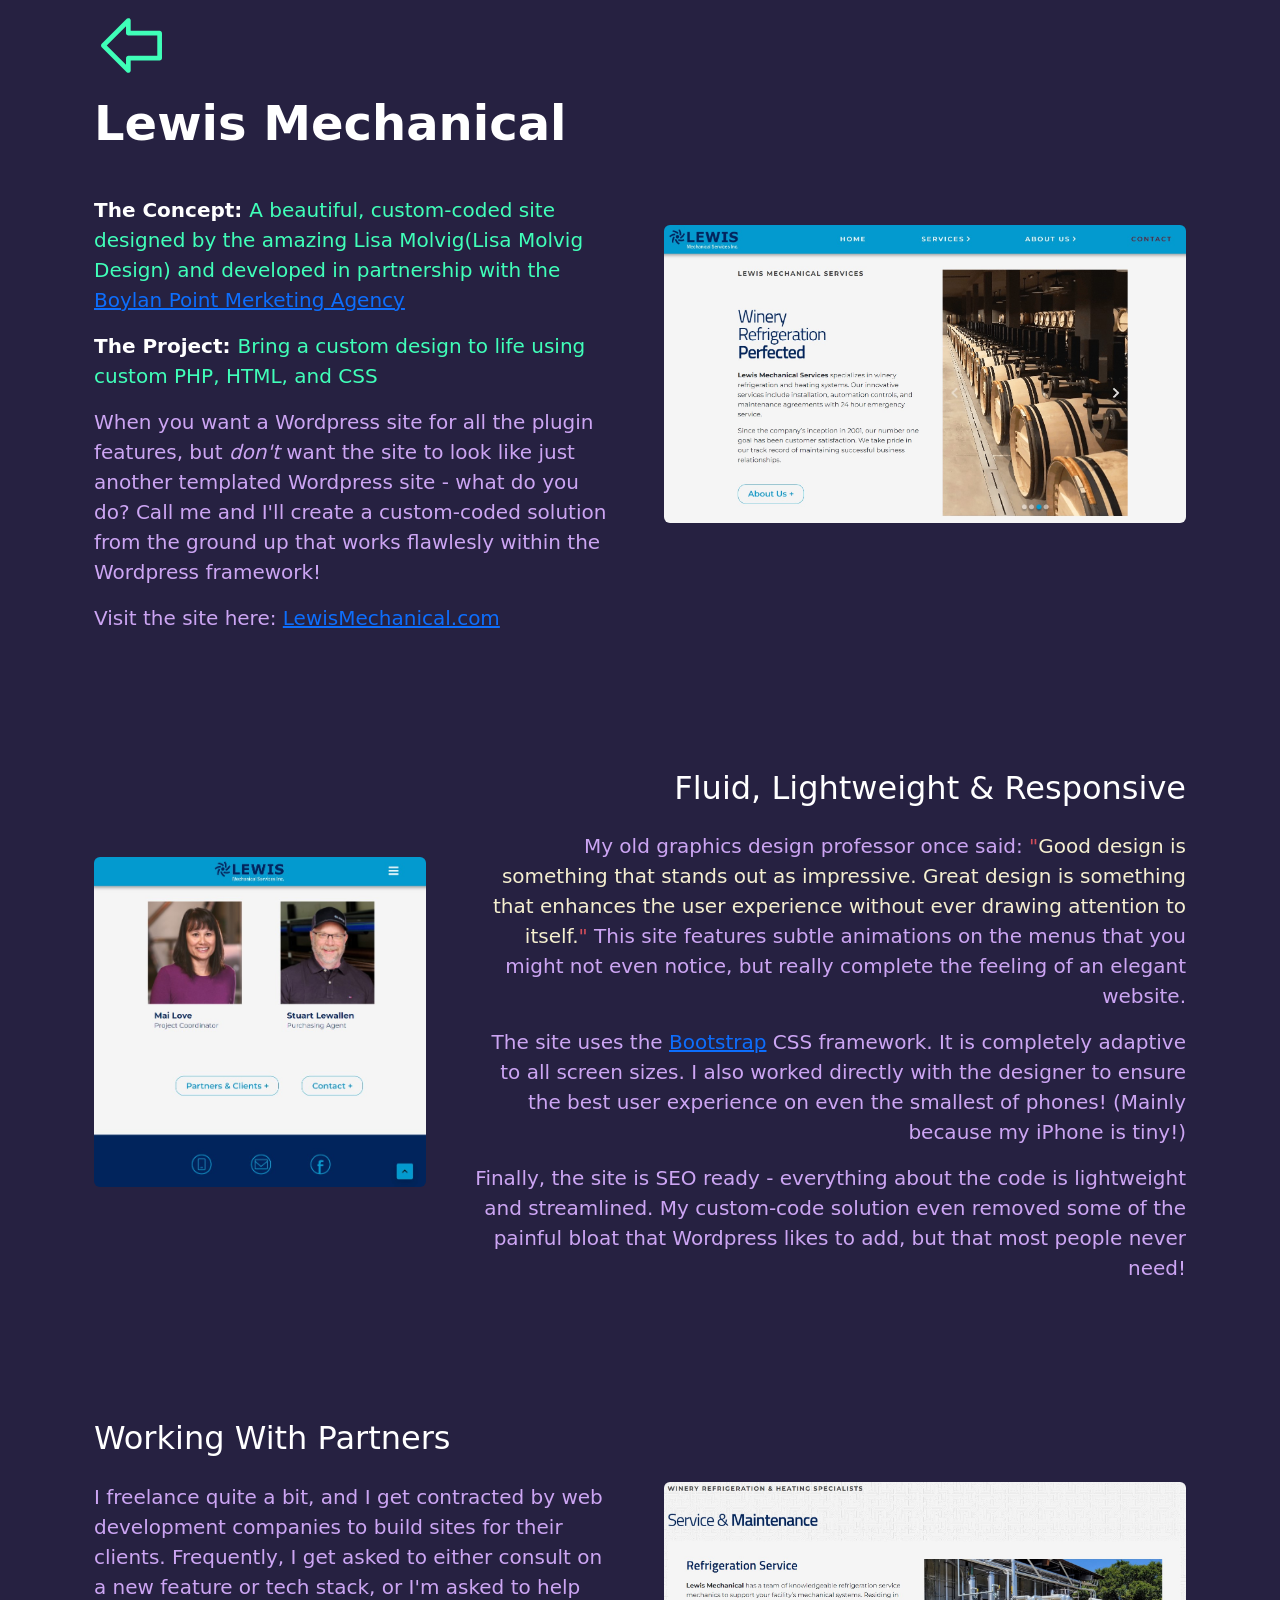
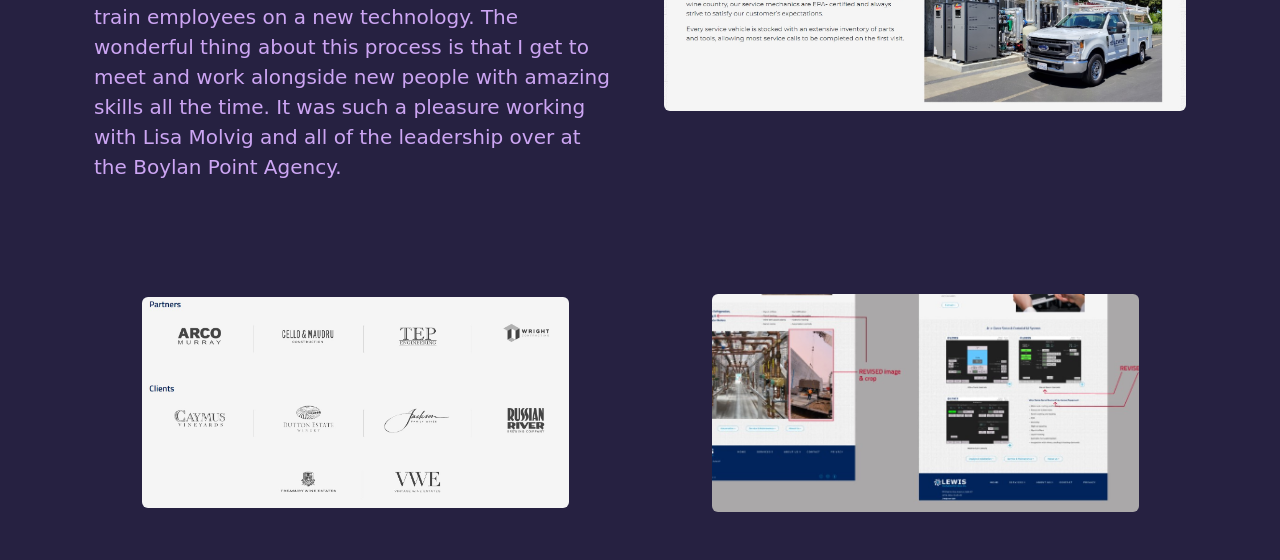
<file: lewis-mech.html>
<!DOCTYPE html>
<html lang="en">

<head>
    <!-- ========== [///// META /////] ========== -->
    <meta charset="UTF-8">
    <meta http-equiv="X-UA-Compatible" content="IE=edge">
    <meta name="viewport" content="width=device-width, initial-scale=1.0">

    <!-- ========== [///// CDNs /////] ========== -->
    <!-- ----- bootstrap ----- -->
    <link href="https://cdn.jsdelivr.net/npm/bootstrap@5.0.2/dist/css/bootstrap.min.css" rel="stylesheet"
        integrity="sha384-EVSTQN3/azprG1Anm3QDgpJLIm9Nao0Yz1ztcQTwFspd3yD65VohhpuuCOmLASjC" crossorigin="anonymous">

    <!-- ----- google fonts ----- -->
    <link rel="preconnect" href="https://fonts.googleapis.com">
    <link rel="preconnect" href="https://fonts.gstatic.com" crossorigin>

    <link href="https://fonts.googleapis.com/css2?family=Orbitron&display=swap" rel="stylesheet">
    <link href="https://fonts.googleapis.com/css2?family=Roboto&display=swap" rel="stylesheet">
    <link href="https://fonts.googleapis.com/css2?family=Roboto+Mono&display=swap" rel="stylesheet">

    <!-- ========== [///// CSS /////] ========== -->
    <link rel="stylesheet" href="../style.css">

    <title>Wyatt Howard Williams</title>
</head>

<body>

    <div id="lewis-page" class="page color-bg-dark">
        <section id="lewis-landing" class="color-secondary container px-4 pb-5 pt-2">
            <a href="./index.html">
                <img src="./images/left-arrow.svg" aria-hidden="true" width="75" height="75" class="arrow-filter mb-3">
            </a>
            <!-- <h2>Quote From Lisa</h2> -->
            <div class="row flex-lg-row-reverse align-items-center g-5">
                <div class="col-10 col-sm-8 col-lg-6 mx-auto">
                    <img src="./images/lewis/main.jpg" class="rounded d-block mx-lg-auto img-fluid"
                        alt="the light keeper at night" width="700" height="500" loading="lazy">
                </div>
                <div class="col-lg-6">
                    <h1 class="display-5 fw-bold color-primary lh-1 mb-5">Lewis Mechanical</h1>
                    <p class="lead mb-3 color-accent"><b class="fw-bold color-primary">The Concept: </b>A beautiful,
                        custom-coded site designed by the amazing Lisa Molvig(Lisa Molvig Design) and developed in
                        partnership
                        with the <a href="https://boylanpoint.com" target="_blank">Boylan Point Merketing Agency</a></p>

                    <p class="lead mb-3 color-accent"><b class="fw-bold color-primary">The Project: </b>Bring a custom
                        design to life using custom PHP, HTML, and CSS </p>
                    <p class="lead mb-3">When you want a Wordpress site for all the plugin features, but <em>don't</em>
                        want the site to look like just another templated Wordpress site - what do you do? Call me
                        and I'll create a custom-coded solution from the ground up that works flawlesly within the
                        Wordpress framework!</p>
                    <p class="lead mb-3">Visit the site here: <a href="https://lewismechanical.com"
                            target="_blank">LewisMechanical.com</a></p>
                </div>
            </div>
        </section>

        <section id="lewis-responsive" class="color-secondary container px-4 py-5">
            <div class="row flex-lg-row align-items-center g-5">
                <div class="col-10 col-sm-4 mx-auto">
                    <img src="./images/lewis/responsive.jpg" class="rounded d-block mx-lg-auto img-fluid"
                        alt="example of custom dynamic pixel-art lighting" width="700" height="500" loading="lazy">
                </div>
                <div class="col-sm-8 text-end">
                    <h2 class="color-primary my-4">Fluid, Lightweight & Responsive</h2>
                    <p class="lead">My old graphics design professor once said: <span class="ca-2">"</span><span
                            class="ca-3">Good design is
                            something that stands out as impressive. Great design is something that enhances the user
                            experience without ever drawing attention to itself.</span><span class="ca-2">"</span> This
                        site features subtle
                        animations on the menus that you might not even notice, but really complete the feeling of an
                        elegant website.</p>
                    <p class="lead">The site uses the <a href="https://getbootstrap.com" target="_blank">Bootstrap</a>
                        CSS framework. It is completely adaptive to all screen sizes. I also worked directly with the
                        designer to ensure the best user experience on even the smallest of phones! (Mainly because my
                        iPhone is tiny!)</p>
                    <p class="lead mb-3">Finally, the site is SEO ready - everything about the code is
                        lightweight and streamlined. My custom-code solution even removed some of the painful bloat that
                        Wordpress likes to add, but that most people never need!</p>
                </div>
            </div>
        </section>

        <section id="lewis-partners" class="color-secondary container px-4 py-5">
            <div class="row flex-lg-row-reverse align-items-center g-5">
                <div class="col-10 col-sm-6 mx-auto">
                    <img src="./images/lewis/service-maint.jpg" class="rounded d-block mx-lg-auto img-fluid"
                        alt="custom tile map example" width="700" height="500" loading="lazy">
                </div>
                <div class="col-sm-6">
                    <h2 class="color-primary my-4">Working With Partners</h2>
                    <p class="lead">I freelance quite a bit, and I get contracted by web development companies to build
                        sites for their clients. Frequently, I get asked to either consult on a new feature or tech
                        stack, or I'm asked to help train employees on a new technology. The wonderful thing about this
                        process is that I get to meet and work alongside new people with amazing skills all the time. It
                        was such a pleasure working with Lisa Molvig and all of the leadership over at
                        the Boylan Point Agency.</p>
                </div>
            </div>
        </section>

        <section id="lightkeeper-animations" class="color-secondary container px-4 py-5">
            <div class="row flex-lg-row align-items-center g-5">
                <div class="col-10 col-sm-5 mx-auto">
                    <img src="./images/lewis/clients.jpg" class="rounded d-block mx-lg-auto img-fluid"
                        alt="the light keeper at night" width="700" height="500" loading="lazy">
                </div>
                <div class="col-10 col-sm-5 mx-auto">
                    <img src="./images/lewis/revisions.jpg" class="rounded d-block mx-lg-auto img-fluid"
                        alt="the light keeper at night" width="700" height="500" loading="lazy">
                </div>
            </div>
        </section>
    </div>
</body>

<!-- ========== [///// SCRIPTS /////] ========== -->
<script src="https://cdn.jsdelivr.net/npm/bootstrap@5.0.2/dist/js/bootstrap.bundle.min.js"
    integrity="sha384-MrcW6ZMFYlzcLA8Nl+NtUVF0sA7MsXsP1UyJoMp4YLEuNSfAP+JcXn/tWtIaxVXM"
    crossorigin="anonymous"></script>

</html>
</file>
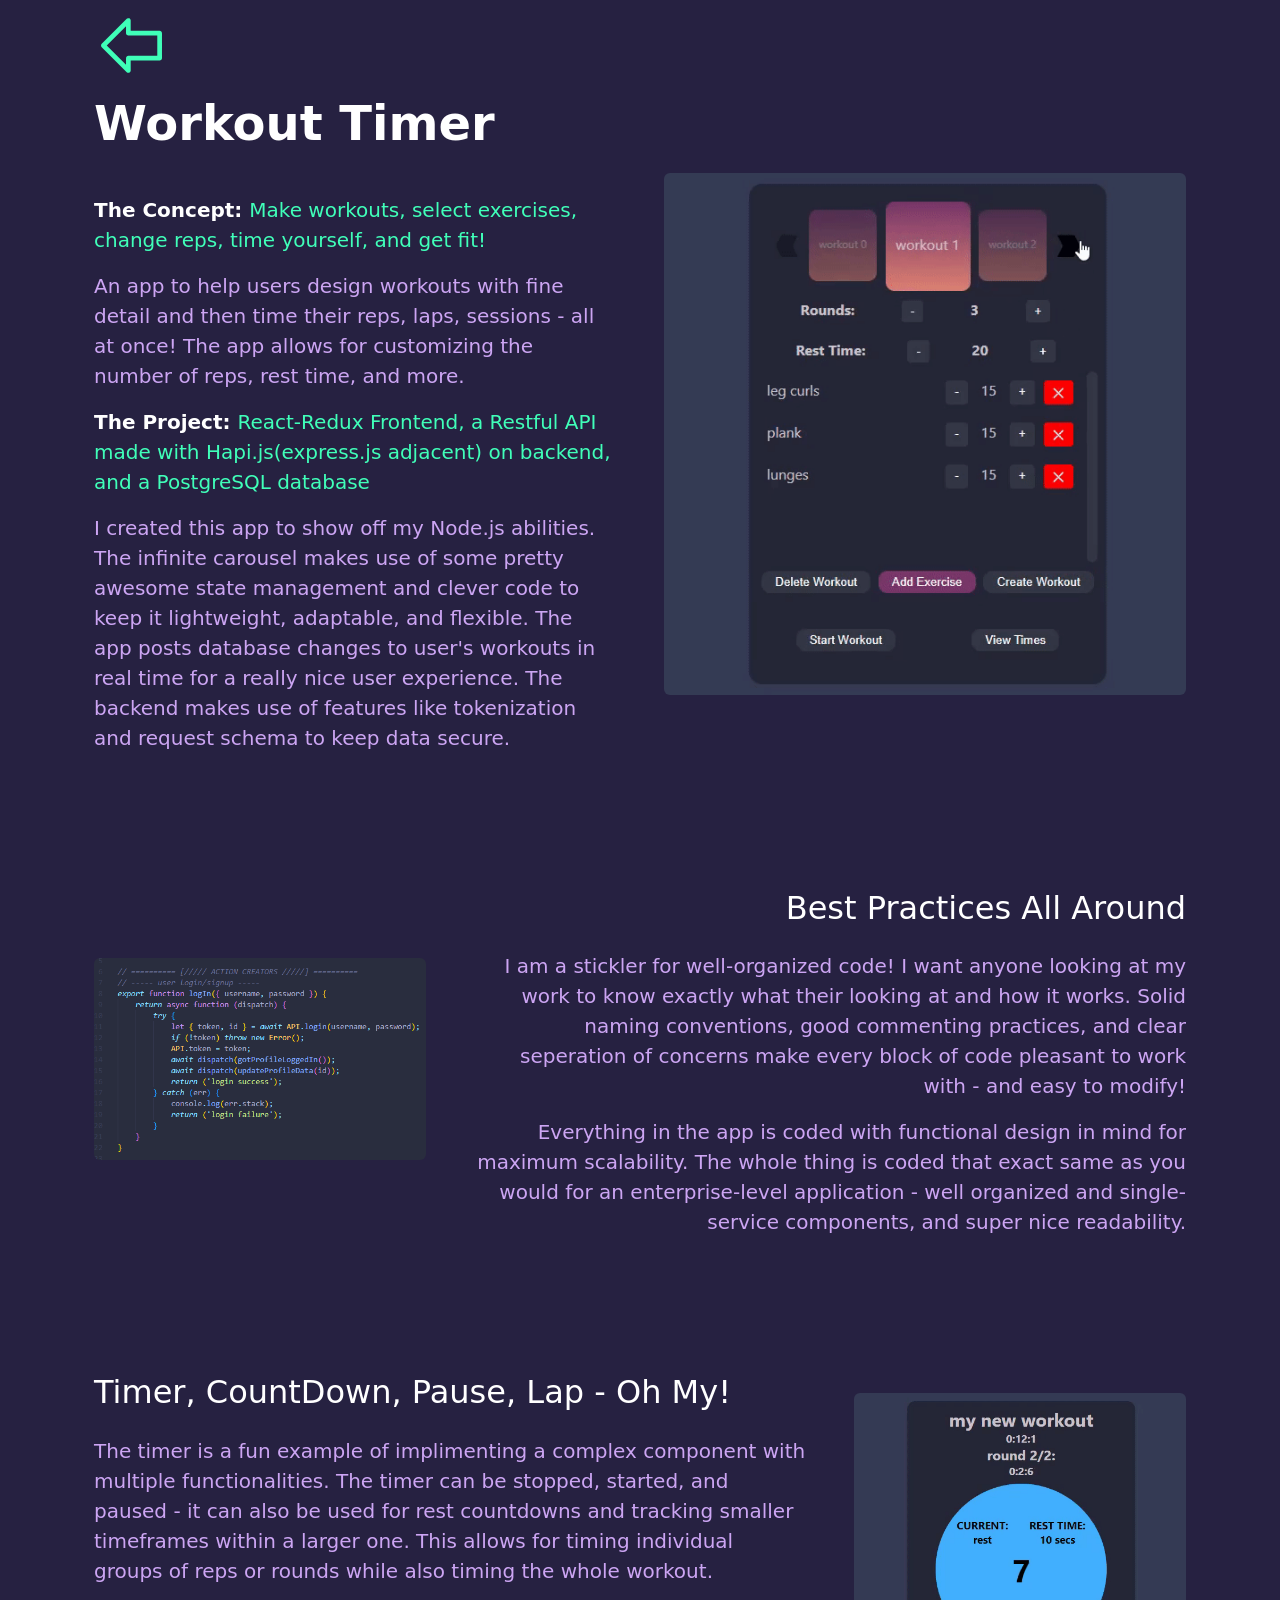
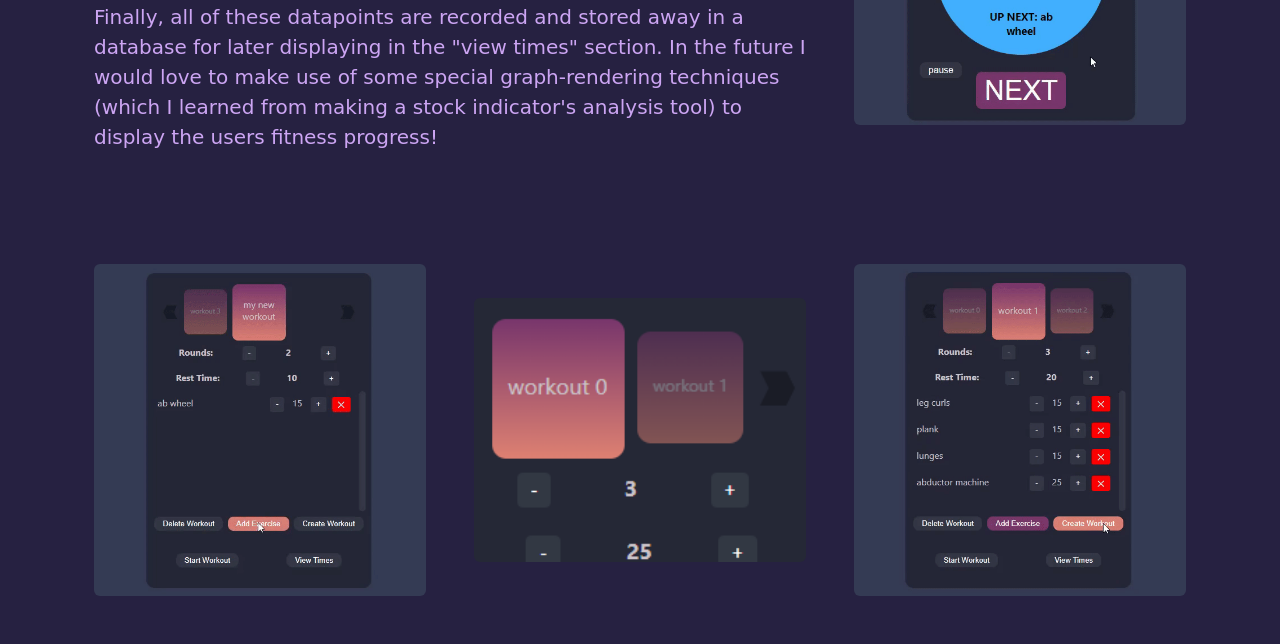
<file: workout-timer.html>
<!DOCTYPE html>
<html lang="en">

<head>
    <!-- ========== [///// META /////] ========== -->
    <meta charset="UTF-8">
    <meta http-equiv="X-UA-Compatible" content="IE=edge">
    <meta name="viewport" content="width=device-width, initial-scale=1.0">

    <!-- ========== [///// CDNs /////] ========== -->
    <!-- ----- bootstrap ----- -->
    <link href="https://cdn.jsdelivr.net/npm/bootstrap@5.0.2/dist/css/bootstrap.min.css" rel="stylesheet"
        integrity="sha384-EVSTQN3/azprG1Anm3QDgpJLIm9Nao0Yz1ztcQTwFspd3yD65VohhpuuCOmLASjC" crossorigin="anonymous">

    <!-- ----- google fonts ----- -->
    <link rel="preconnect" href="https://fonts.googleapis.com">
    <link rel="preconnect" href="https://fonts.gstatic.com" crossorigin>

    <link href="https://fonts.googleapis.com/css2?family=Orbitron&display=swap" rel="stylesheet">
    <link href="https://fonts.googleapis.com/css2?family=Roboto&display=swap" rel="stylesheet">
    <link href="https://fonts.googleapis.com/css2?family=Roboto+Mono&display=swap" rel="stylesheet">

    <!-- ========== [///// CSS /////] ========== -->
    <link rel="stylesheet" href="../style.css">

    <title>Wyatt Howard Williams</title>
</head>

<body>

    <div id="workout-page" class="page color-bg-dark">
        <section id="workout-landing" class="color-secondary container px-4 pb-5 pt-2">
            <a href="./index.html">
                <img src="./images/left-arrow.svg" aria-hidden="true" width="75" height="75" class="arrow-filter mb-3">
            </a>
            <div class="row flex-lg-row-reverse align-items-center g-5">
                <div class="col-10 col-sm-8 col-lg-6 mx-auto">
                    <img src="./images/workout/main.gif" class="rounded d-block mx-lg-auto img-fluid"
                        alt="the workout timer app" width="700" height="500" loading="lazy">
                </div>
                <div class="col-lg-6">
                    <h1 class="display-5 fw-bold color-primary lh-1 mb-5">Workout Timer</h1>
                    <p class="lead mb-3 color-accent"><b class="fw-bold color-primary">The Concept: </b>Make workouts,
                        select exercises, change reps, time yourself, and get fit!</p>
                    <p class="lead mb-3">An app to help users design workouts with fine detail and then time their reps,
                        laps, sessions - all at once! The app allows for customizing the number of reps, rest time, and
                        more.</p>
                    <p class="lead mb-3 color-accent"><b class="fw-bold color-primary">The Project: </b>React-Redux
                        Frontend, a Restful API made with Hapi.js(express.js adjacent) on backend, and a PostgreSQL
                        database</p>
                    <p class="lead mb-3">I created this app to show off my Node.js abilities. The infinite carousel
                        makes use of some pretty awesome state management and
                        clever code to keep it lightweight, adaptable, and flexible. The app posts database changes to
                        user's workouts in real time for a really nice user experience. The backend
                        makes use of features like tokenization and request schema to keep data secure.</p>
                </div>
            </div>
        </section>

        <section id="workout-code" class="color-secondary container px-4 py-5">
            <div class="row flex-lg-row align-items-center g-5">
                <div class="col-10 col-sm-4 mx-auto">
                    <img src="./images/workout/code-block.png" class="rounded d-block mx-lg-auto img-fluid"
                        alt="a block of code from the app" width="700" height="500" loading="lazy">
                </div>
                <div class="col-sm-8 text-end">
                    <h2 class="color-primary my-4">Best Practices All Around</h2>
                    <p class="lead">I am a stickler for well-organized code! I want anyone looking at my work
                        to know exactly what their looking at and how it works. Solid naming conventions, good
                        commenting practices, and clear seperation of concerns make every block of code pleasant to work
                        with - and easy to modify!</p>
                    <p class="lead">Everything in the app is
                        coded with functional design in mind for maximum scalability. The whole thing is coded that
                        exact same as you would for an enterprise-level application - well organized and single-service
                        components, and super nice readability.</p>
                </div>
            </div>
        </section>

        <section id="workout-timer" class="color-secondary container px-4 py-5">
            <div class="row flex-lg-row-reverse align-items-center g-5">
                <div class="col-10 col-sm-4 mx-auto">
                    <img src="./images/workout/timer.gif" class="rounded d-block mx-lg-auto img-fluid"
                        alt="custom tile map example" width="700" height="500" loading="lazy">
                </div>
                <div class="col-sm-8">
                    <h2 class="color-primary my-4">Timer, CountDown, Pause, Lap - Oh My!</h2>
                    <p class="lead">The timer is a fun example of implimenting a complex component with multiple
                        functionalities. The timer can be stopped, started, and paused - it can also be used for rest
                        countdowns and tracking smaller timeframes within a larger one. This allows for timing
                        individual groups of reps or rounds while also timing the whole workout.</p>
                    <p class="lead">Finally, all of these datapoints are recorded and stored away in a database for
                        later displaying in the "view times" section. In the future I would love to make use of some
                        special graph-rendering techniques (which I learned from making a stock indicator's analysis
                        tool) to display the users fitness progress!</p>
                </div>
            </div>
        </section>

        <section id="workout-carousel" class="color-secondary container px-4 py-5">
            <div class="row flex-lg-row align-items-center g-5">
                <div class="col-10 col-sm-4 mx-auto">
                    <img src="./images/workout/search-2.gif" class="rounded d-block mx-lg-auto img-fluid"
                        alt="a block of code from the app" width="700" height="500" loading="lazy">
                </div>
                <div class="col-10 col-sm-4 mx-auto">
                    <img src="./images/workout/carousel.png" class="rounded d-block mx-lg-auto img-fluid"
                        alt="a block of code from the app" width="700" height="500" loading="lazy">
                </div>
                <div class="col-10 col-sm-4 mx-auto">
                    <img src="./images/workout/creating-workout.gif" class="rounded d-block mx-lg-auto img-fluid"
                        alt="a block of code from the app" width="700" height="500" loading="lazy">
                </div>
            </div>
        </section>
    </div>
</body>

<!-- ========== [///// SCRIPTS /////] ========== -->
<script src="https://cdn.jsdelivr.net/npm/bootstrap@5.0.2/dist/js/bootstrap.bundle.min.js"
    integrity="sha384-MrcW6ZMFYlzcLA8Nl+NtUVF0sA7MsXsP1UyJoMp4YLEuNSfAP+JcXn/tWtIaxVXM"
    crossorigin="anonymous"></script>

</html>
</file>
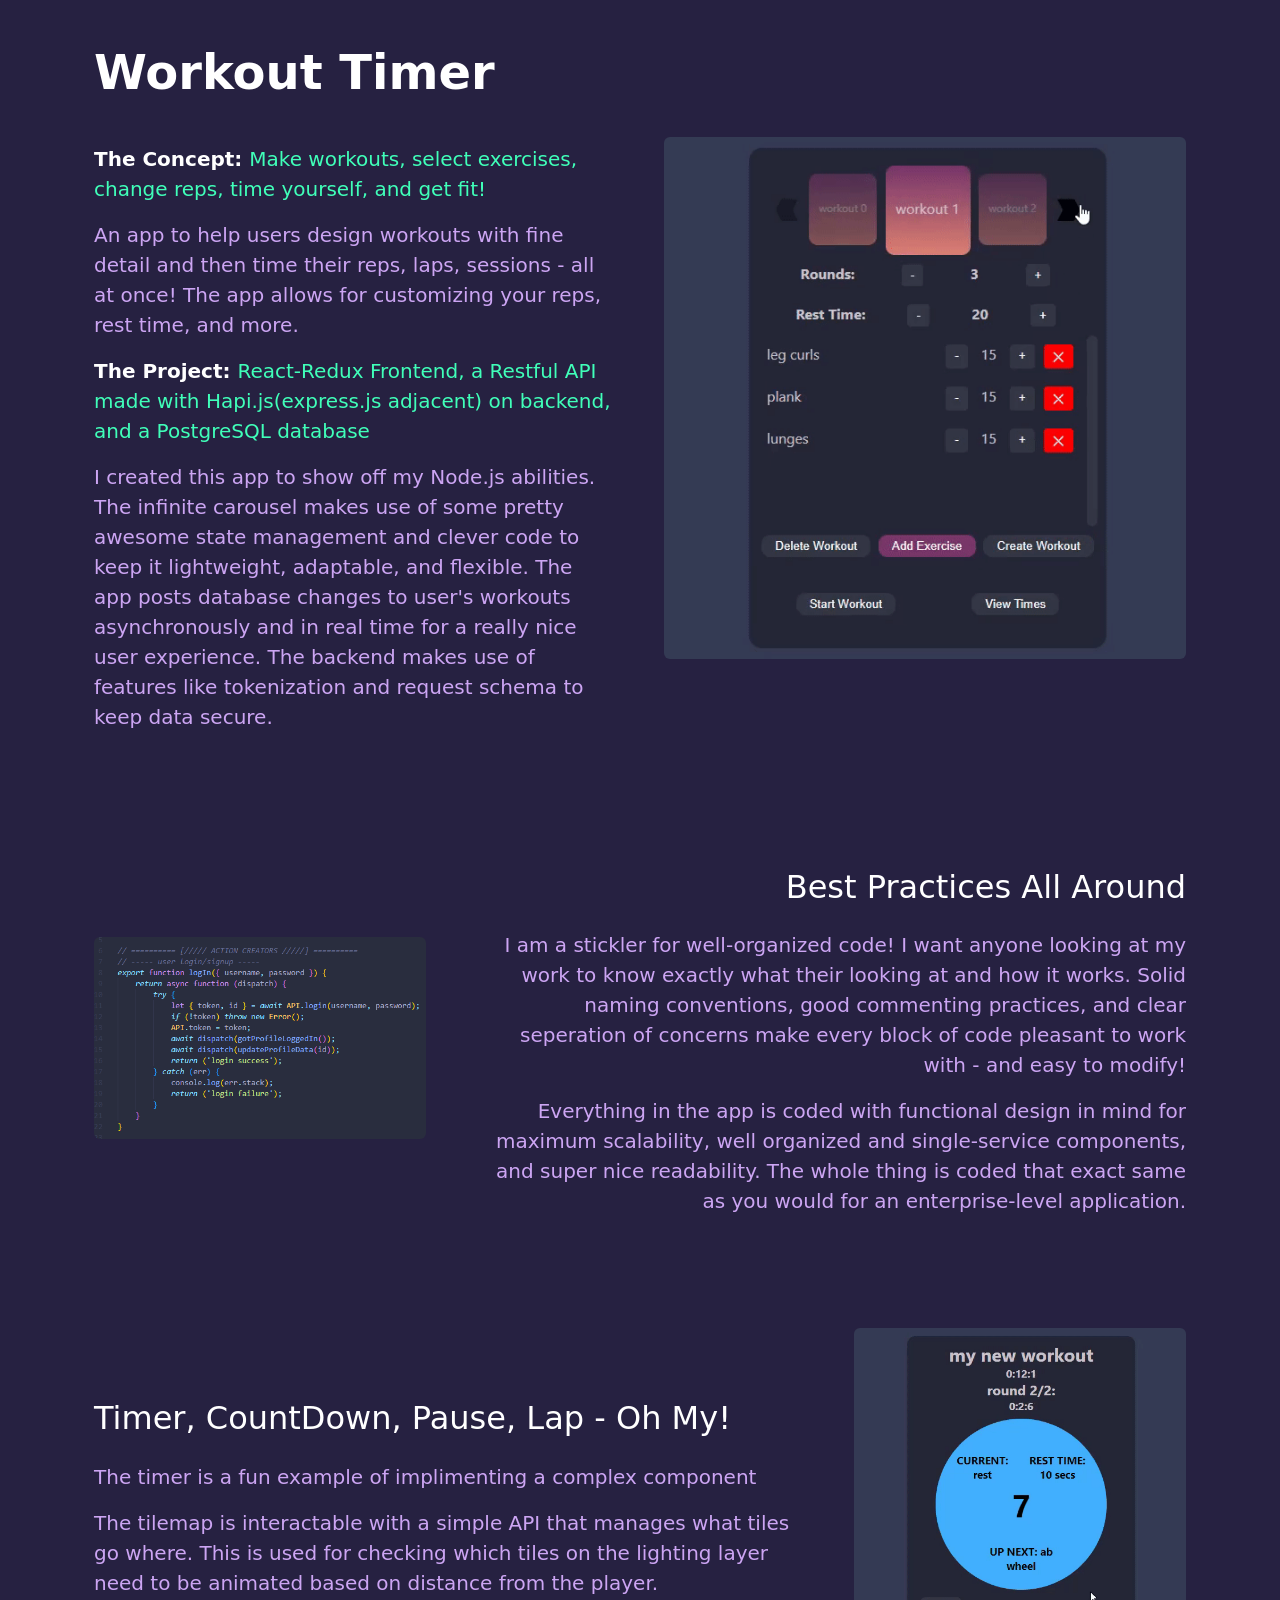
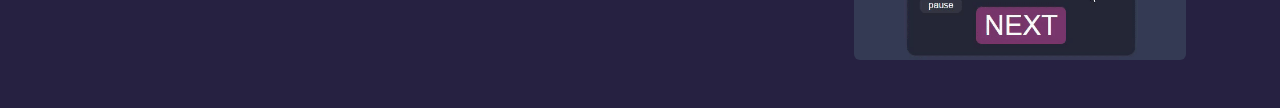
<file: pages/workout-timer.html>
<!DOCTYPE html>
<html lang="en">

<head>
    <!-- ========== [///// META /////] ========== -->
    <meta charset="UTF-8">
    <meta http-equiv="X-UA-Compatible" content="IE=edge">
    <meta name="viewport" content="width=device-width, initial-scale=1.0">

    <!-- ========== [///// CDNs /////] ========== -->
    <!-- ----- bootstrap ----- -->
    <link href="https://cdn.jsdelivr.net/npm/bootstrap@5.0.2/dist/css/bootstrap.min.css" rel="stylesheet"
        integrity="sha384-EVSTQN3/azprG1Anm3QDgpJLIm9Nao0Yz1ztcQTwFspd3yD65VohhpuuCOmLASjC" crossorigin="anonymous">

    <!-- ----- google fonts ----- -->
    <link rel="preconnect" href="https://fonts.googleapis.com">
    <link rel="preconnect" href="https://fonts.gstatic.com" crossorigin>

    <link href="https://fonts.googleapis.com/css2?family=Orbitron&display=swap" rel="stylesheet">
    <link href="https://fonts.googleapis.com/css2?family=Roboto&display=swap" rel="stylesheet">
    <link href="https://fonts.googleapis.com/css2?family=Roboto+Mono&display=swap" rel="stylesheet">

    <!-- ========== [///// CSS /////] ========== -->
    <link rel="stylesheet" href="../style.css">

    <title>Wyatt Howard Williams</title>
</head>

<body>

    <div id="workout-page" class="page color-bg-dark">
        <section id="workout-landing" class="color-secondary container px-4 py-5">
            <div class="row flex-lg-row-reverse align-items-center g-5">
                <div class="col-10 col-sm-8 col-lg-6 mx-auto">
                    <img src="../images/workout/main.gif" class="rounded d-block mx-lg-auto img-fluid"
                        alt="the workout timer app" width="700" height="500" loading="lazy">
                </div>
                <div class="col-lg-6">
                    <h1 class="display-5 fw-bold color-primary lh-1 mb-5">Workout Timer</h1>
                    <p class="lead mb-3 color-accent"><b class="fw-bold color-primary">The Concept: </b>Make workouts,
                        select exercises, change reps, time yourself, and get fit!</p>
                    <p class="lead mb-3">An app to help users design workouts with fine detail and then time their reps,
                        laps, sessions - all at once! The app allows for customizing your reps, rest time, and more.</p>

                    <p class="lead mb-3 color-accent"><b class="fw-bold color-primary">The Project: </b>React-Redux
                        Frontend, a Restful API made with Hapi.js(express.js adjacent) on backend, and a PostgreSQL
                        database</p>
                    <p class="lead mb-3">I created this app to show off my Node.js abilities. The infinite carousel
                        makes use of some pretty awesome state management and
                        clever code to keep it lightweight, adaptable, and flexible. The app posts database changes to
                        user's workouts asynchronously and in real time for a really nice user experience. The backend
                        makes use of features like tokenization and request schema to keep data secure.</p>
                </div>
            </div>
        </section>

        <section id="lightkeeper-animations" class="color-secondary container px-4 py-5">
            <div class="row flex-lg-row align-items-center g-5">
                <div class="col-10 col-sm-4 mx-auto">
                    <img src="../images/workout/code-block.png" class="rounded d-block mx-lg-auto img-fluid"
                        alt="a block of code from the app" width="700" height="500" loading="lazy">
                </div>
                <div class="col-sm-8 text-end">
                    <h2 class="color-primary my-4">Best Practices All Around</h2>
                    <p class="lead">I am a stickler for well-organized code! I want anyone looking at my work
                        to know exactly what their looking at and how it works. Solid naming conventions, good
                        commenting practices, and clear seperation of concerns make every block of code pleasant to work
                        with - and easy to modify!</p>
                    <p class="lead">Everything in the app is
                        coded with functional design in mind for maximum scalability, well organized and single-service
                        components, and super nice readability. The whole thing is coded that exact same as you would
                        for an enterprise-level application.</p>
                </div>
            </div>
        </section>

        <section id="lightkeeper-tilemap" class="color-secondary container px-4 py-5">
            <div class="row flex-lg-row-reverse align-items-center g-5">
                <div class="col-10 col-sm-4 mx-auto">
                    <img src="../images/workout/timer.gif" class="rounded d-block mx-lg-auto img-fluid"
                        alt="custom tile map example" width="700" height="500" loading="lazy">
                </div>
                <div class="col-sm-8">
                    <h2 class="color-primary my-4">Timer, CountDown, Pause, Lap - Oh My!</h2>
                    <p class="lead">The timer is a fun example of implimenting a complex component </p>
                    <p class="lead">The tilemap is interactable with a simple API that manages what tiles go where. This
                        is used for checking which tiles on the lighting layer need to be animated based on distance
                        from the player.</p>
                </div>
            </div>
        </section>
    </div>
</body>

<!-- ========== [///// SCRIPTS /////] ========== -->
<script src="https://cdn.jsdelivr.net/npm/bootstrap@5.0.2/dist/js/bootstrap.bundle.min.js"
    integrity="sha384-MrcW6ZMFYlzcLA8Nl+NtUVF0sA7MsXsP1UyJoMp4YLEuNSfAP+JcXn/tWtIaxVXM"
    crossorigin="anonymous"></script>

</html>
</file>
<file: style.css>
:root {
    --pallette-bg-light: #2e294f;
    --pallette-bg-light-accent: #776da4;
    --pallette-bg-dark: #262141;
    --pallette-bg-dark-accent: #302950;
    --pallette-font-primary: #ffffff;
    --pallette-font-secondary: #cca5f3;
    --pallette-font-accent: #40ffb9;

    --accent-2: #d24d5a;
    --accent-3: #f5efcf;
    --accent-4: #ca9bf7;
}

/* body {
    font-family: 'Roboto Mono', monospace;
} */

.page {
    min-height: 100vh;
    height: fit-content;
}

.middle {
    transition: .5s ease;
    opacity: 0;
    position: absolute;
    top: 50%;
    left: 50%;
    transform: translate(-50%, -50%);
    -ms-transform: translate(-50%, -50%);
    text-align: center;
}

.img-box {
    position: relative;
}

.img-box img {
    transition: .5s ease;
    opacity: 1;
}

.img-box:hover img {
    opacity: 0.5;
}

.img-box:hover .middle {
    opacity: 1;
}

.text {
    background-color: #04AA6D;
    color: white;
    font-size: 16px;
    padding: 16px 32px;
}

/* #region ========== [///// FONTS /////] ========== */
.font-orbitron {
    font-family: 'Orbitron', sans-serif;
    letter-spacing: 6px;
}

.font-roboto {
    font-family: 'Roboto', monospace;
}

.font-roboto-mono {
    font-family: 'Roboto Mono', monospace;
}

/* #endregion */


/* #region ========== [///// COLORS /////] ========== */
.arrow-filter {
    filter: invert(78%) sepia(82%) saturate(376%) hue-rotate(88deg) brightness(100%) contrast(104%);
    transition: 400ms ease-in-out;
}

.arrow-filter:hover {
    filter: invert(86%) sepia(25%) saturate(205%) hue-rotate(5deg) brightness(107%) contrast(92%);
}

/* ----- special accent colors ----- */
.ca-2 {
    color: var(--accent-2);
}

.ca-3 {
    color: var(--accent-3);
}

.ca-4 {
    color: var(--accent-4);
}

/* ----- font colors ----- */
.color-primary {
    color: var(--pallette-font-primary);
}

.color-secondary {
    color: var(--pallette-font-secondary);
}

.color-accent {
    color: var(--pallette-font-accent);
}

/* ----- background colors ----- */
.color-bg-dark {
    background: var(--pallette-bg-dark);
}

.color-bg-dark-accent {
    background: var(--pallette-bg-dark-accent);
}

.color-bg-light {
    background: var(--pallette-bg-light);
}

.color-bg-light-accent {
    background: var(--pallette-bg-light-accent);
}

/* #endregion */


/* #region ========== [///// MAIN PAGE /////] ========== */
#landing {
    min-height: 40vh;
    height: fit-content;
    background: url(./w.svg);
    background-repeat: no-repeat;
    background-size: 60%;
    background-position: center;
}

#portfolio {
    min-height: 60vh;
    height: fit-content;
}

/* #endregion */
</file>
